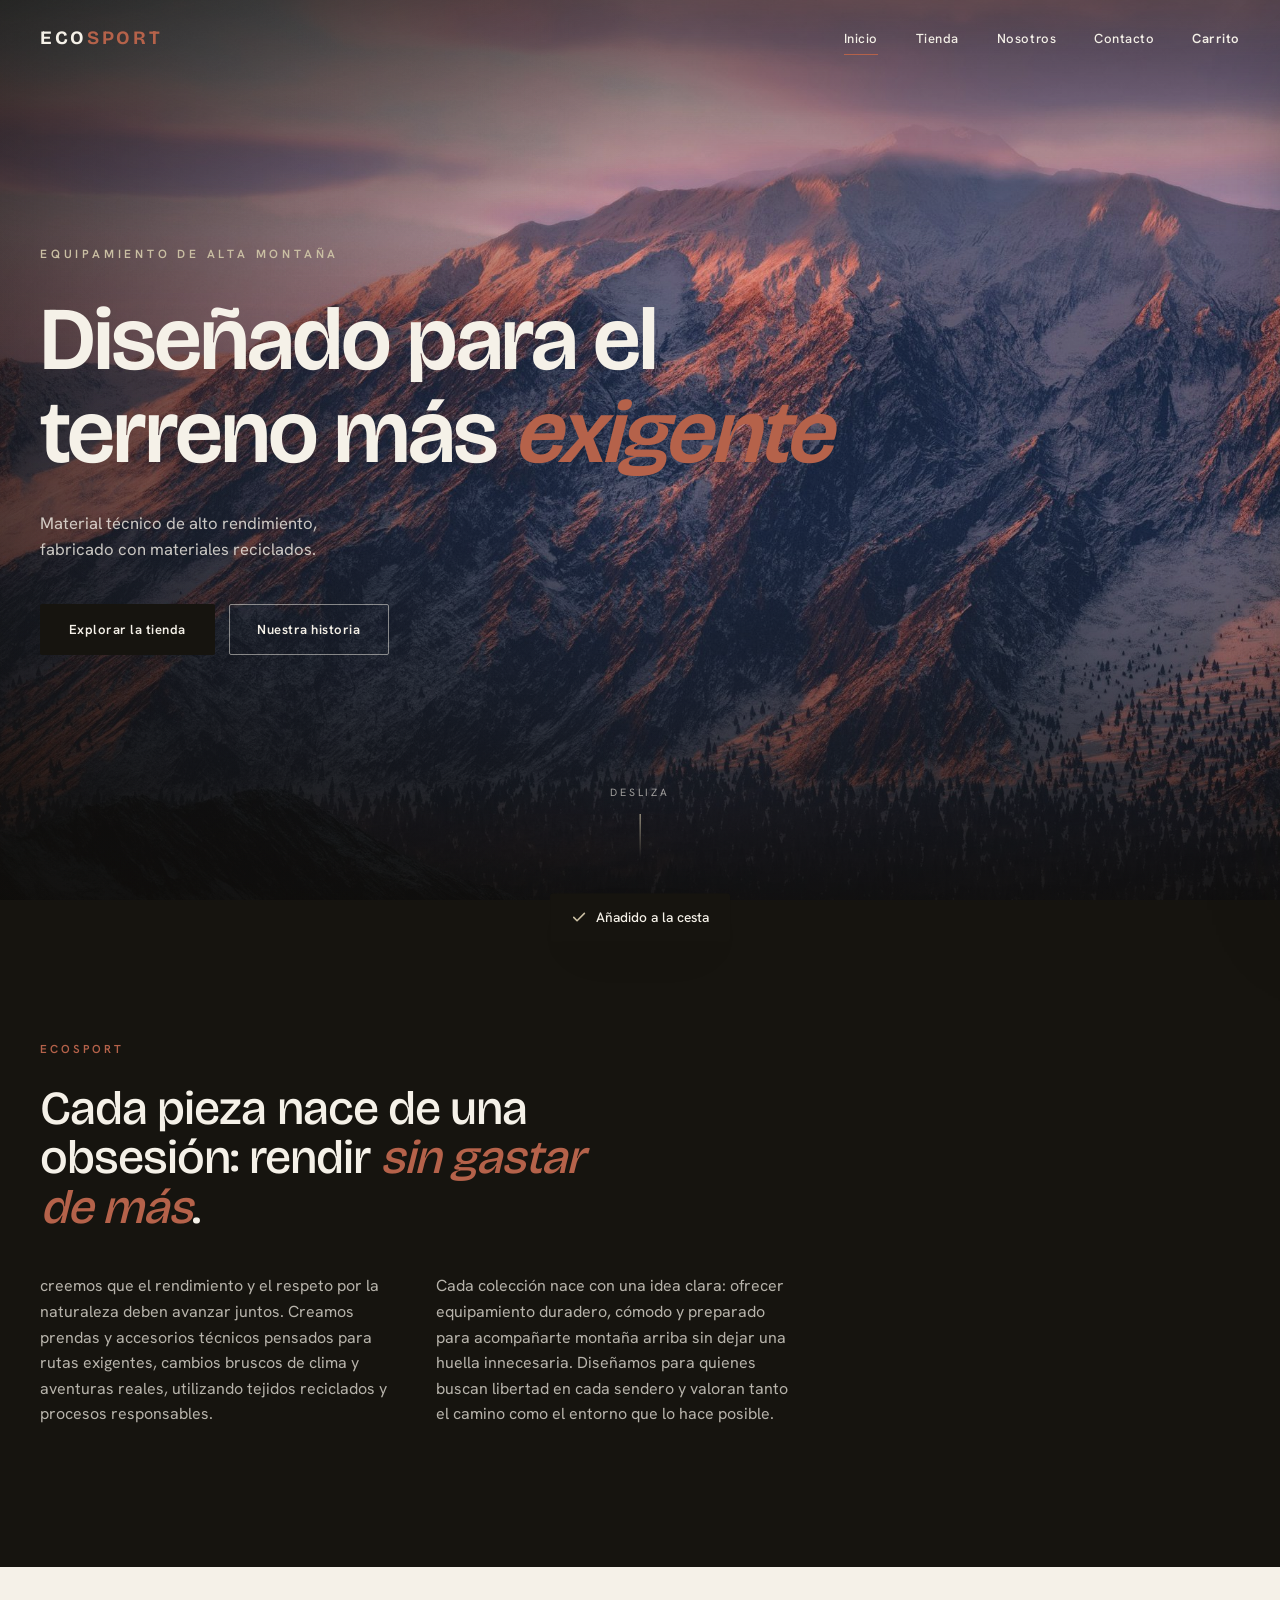
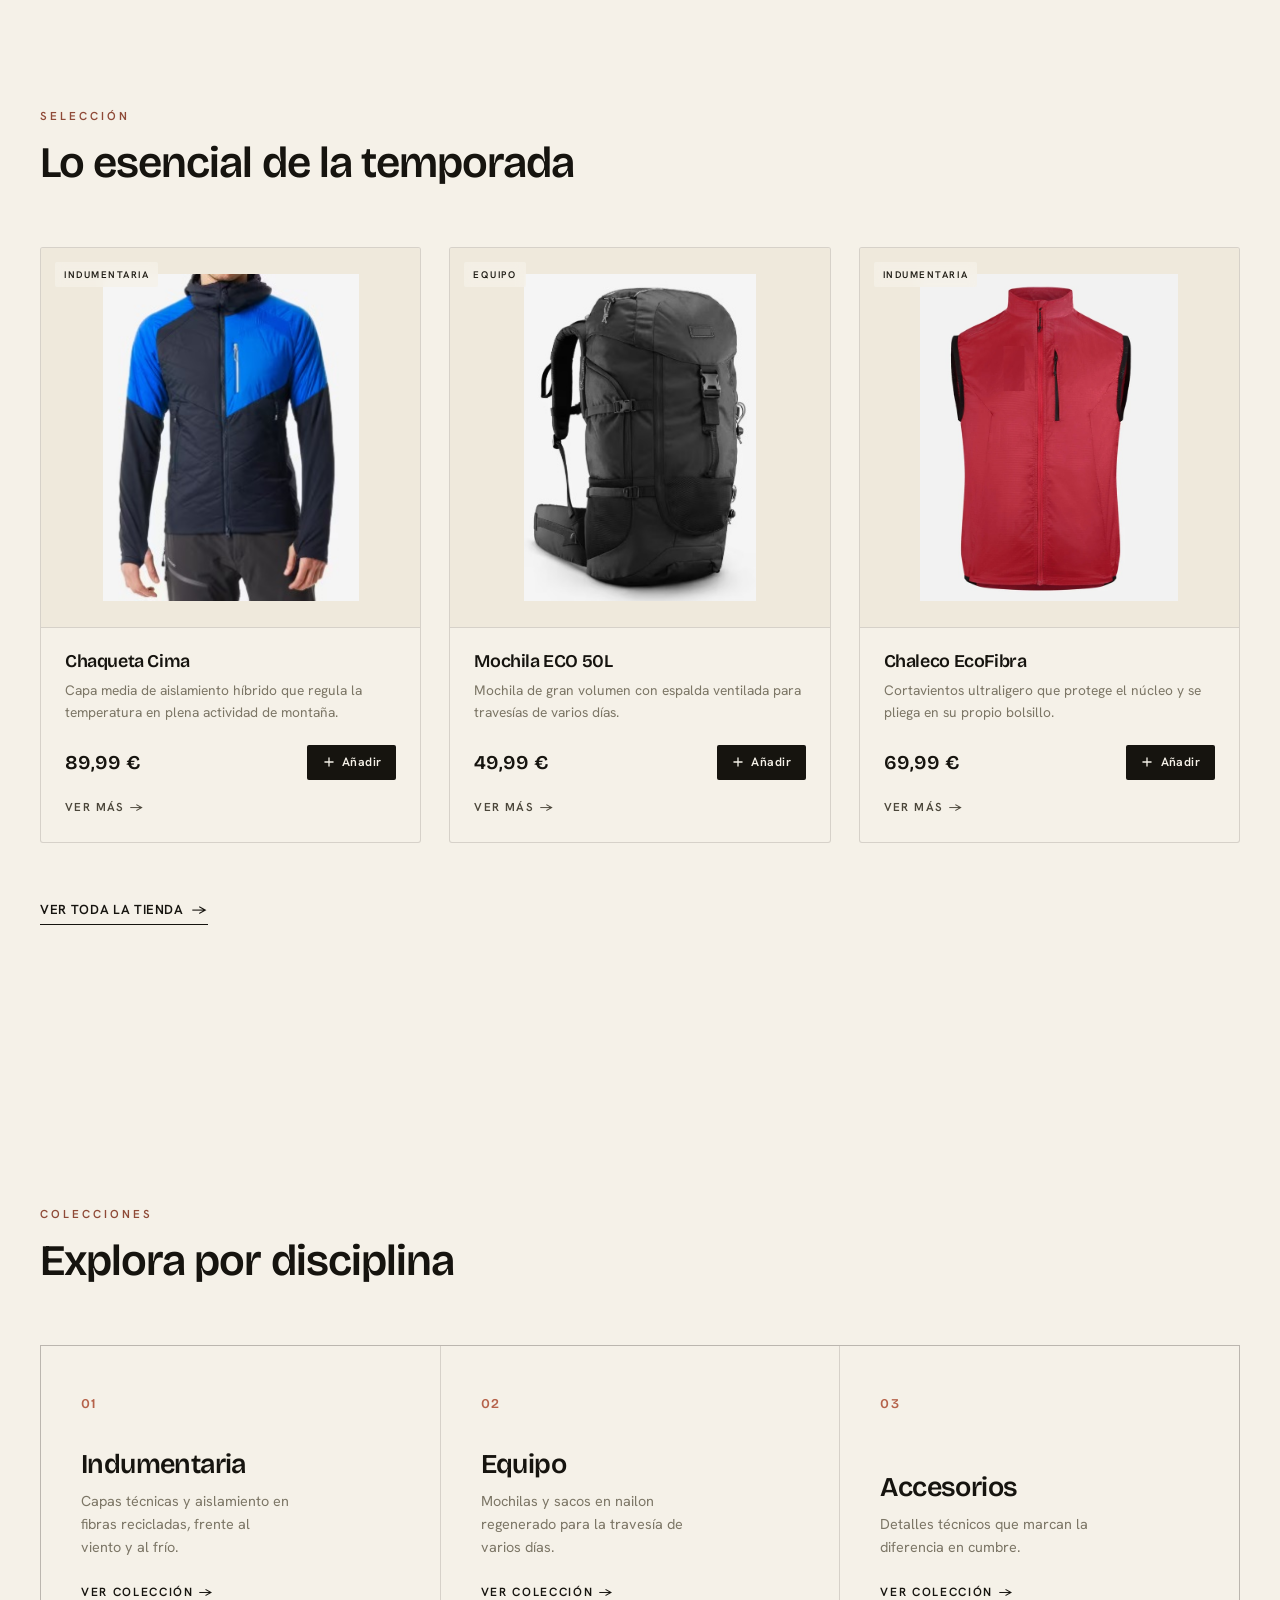
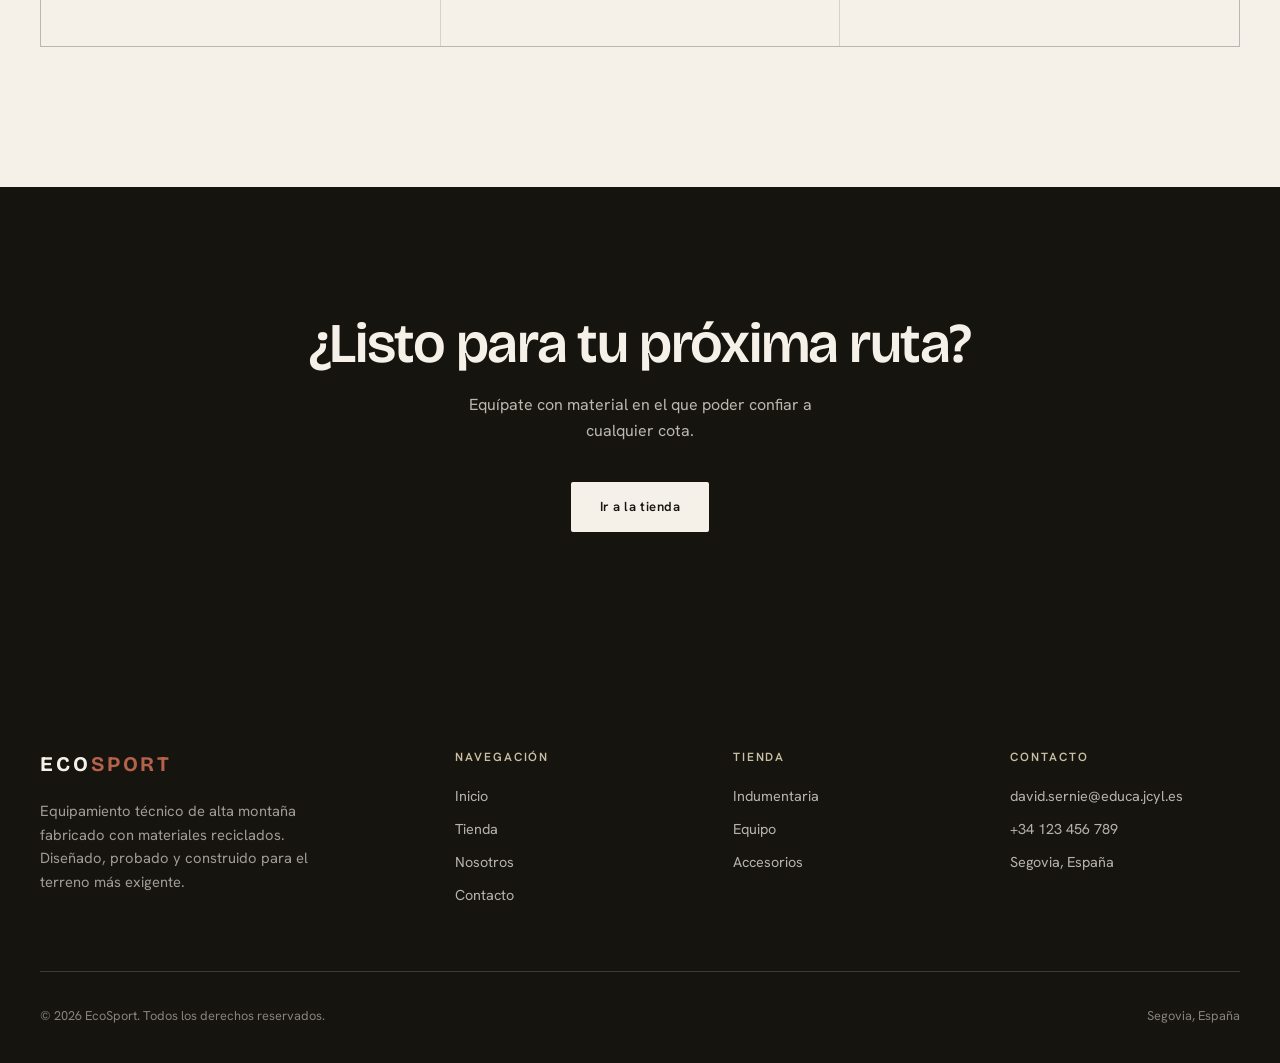
<file: index.html>
<!DOCTYPE html>
<html lang="es">
<head>
<meta charset="UTF-8">
<meta name="viewport" content="width=device-width, initial-scale=1.0">
<meta name="description" content="EcoSport — equipamiento técnico de alta montaña fabricado con materiales reciclados, diseñado para el terreno más exigente.">
<title>EcoSport — Equipamiento de alta montaña</title>
<link rel="preconnect" href="https://fonts.googleapis.com">
<link rel="preconnect" href="https://fonts.gstatic.com" crossorigin>
<link href="https://fonts.googleapis.com/css2?family=Bricolage+Grotesque:opsz,wght@12..96,400;12..96,500;12..96,600;12..96,700;12..96,800&family=Hanken+Grotesk:wght@400;500;600&display=swap" rel="stylesheet">
<link rel="stylesheet" href="styles.css">
</head>
<body data-page="inicio">

<div id="nav-root"></div>

<main>

  <section class="hero" id="hero">
    <div class="hero__media" id="hero-media">
      <img class="hero__img" id="hero-img" src="pano.jpg" alt="Cordillera nevada al atardecer">
    </div>
    <div class="hero__veil"></div>

    <div class="hero__content wrap">
      <p class="hero__eyebrow">Equipamiento de alta montaña</p>
      <h1 class="hero__title">
        <span>Diseñado para el</span>
        <span>terreno más <em>exigente</em></span>
      </h1>
      <p class="hero__text">Material técnico de alto rendimiento, fabricado con materiales reciclados.</p>
      <div class="hero__actions">
        <a href="tienda.html" class="btn btn--solid">Explorar la tienda</a>
        <a href="nosotros.html" class="btn btn--ghost btn--ghost-light">Nuestra historia</a>
      </div>
    </div>

    <div class="hero__cue" id="hero-cue">
      <span>Desliza</span>
    </div>
  </section>

  <section class="statement section">
    <div class="wrap">
      <p class="eyebrow">EcoSport</p>
      <h2 class="statement__head">
        Cada pieza nace de una obsesión: rendir <em>sin gastar de más</em>.
      </h2>
      <div class="statement__body">
        <p>creemos que el rendimiento y el respeto por la naturaleza deben avanzar juntos. Creamos prendas y accesorios técnicos pensados para rutas exigentes, cambios bruscos de clima y aventuras reales, utilizando tejidos reciclados y procesos responsables.</p>
        <p>Cada colección nace con una idea clara: ofrecer equipamiento duradero, cómodo y preparado para acompañarte montaña arriba sin dejar una huella innecesaria. Diseñamos para quienes buscan libertad en cada sendero y valoran tanto el camino como el entorno que lo hace posible.</p>
      </div>
    </div>
  </section>

  <section class="featured section" id="seleccion">
    <div class="wrap">
      <header class="section__head">
        <p class="eyebrow">Selección</p>
        <h2 class="section__title">Lo esencial de la temporada</h2>
      </header>
      <div class="products" id="featured-grid" data-featured="3"></div>
      <div class="section__foot">
        <a href="tienda.html" class="link-arrow">Ver toda la tienda</a>
      </div>
    </div>
  </section>

  <section class="collections section">
    <div class="wrap">
      <header class="section__head">
        <p class="eyebrow">Colecciones</p>
        <h2 class="section__title">Explora por disciplina</h2>
      </header>
      <div class="collections__grid">
        <a href="tienda.html#indumentaria" class="coll">
          <span class="coll__index">01</span>
          <h3 class="coll__name">Indumentaria</h3>
          <p class="coll__text">Capas técnicas y aislamiento en fibras recicladas, frente al viento y al frío.</p>
          <span class="coll__go">Ver colección</span>
        </a>
        <a href="tienda.html#equipo" class="coll">
          <span class="coll__index">02</span>
          <h3 class="coll__name">Equipo</h3>
          <p class="coll__text">Mochilas y sacos en nailon regenerado para la travesía de varios días.</p>
          <span class="coll__go">Ver colección</span>
        </a>
        <a href="tienda.html#accesorios" class="coll">
          <span class="coll__index">03</span>
          <h3 class="coll__name">Accesorios</h3>
          <p class="coll__text">Detalles técnicos que marcan la diferencia en cumbre.</p>
          <span class="coll__go">Ver colección</span>
        </a>
      </div>
    </div>
  </section>

  <section class="band">
    <div class="wrap band__inner">
      <h2 class="band__title">¿Listo para tu próxima ruta?</h2>
      <p class="band__text">Equípate con material en el que poder confiar a cualquier cota.</p>
      <a href="tienda.html" class="btn btn--solid btn--invert">Ir a la tienda</a>
    </div>
  </section>

</main>

<div id="footer-root"></div>
<script src="app.js" defer></script>
</body>
</html>
</file>
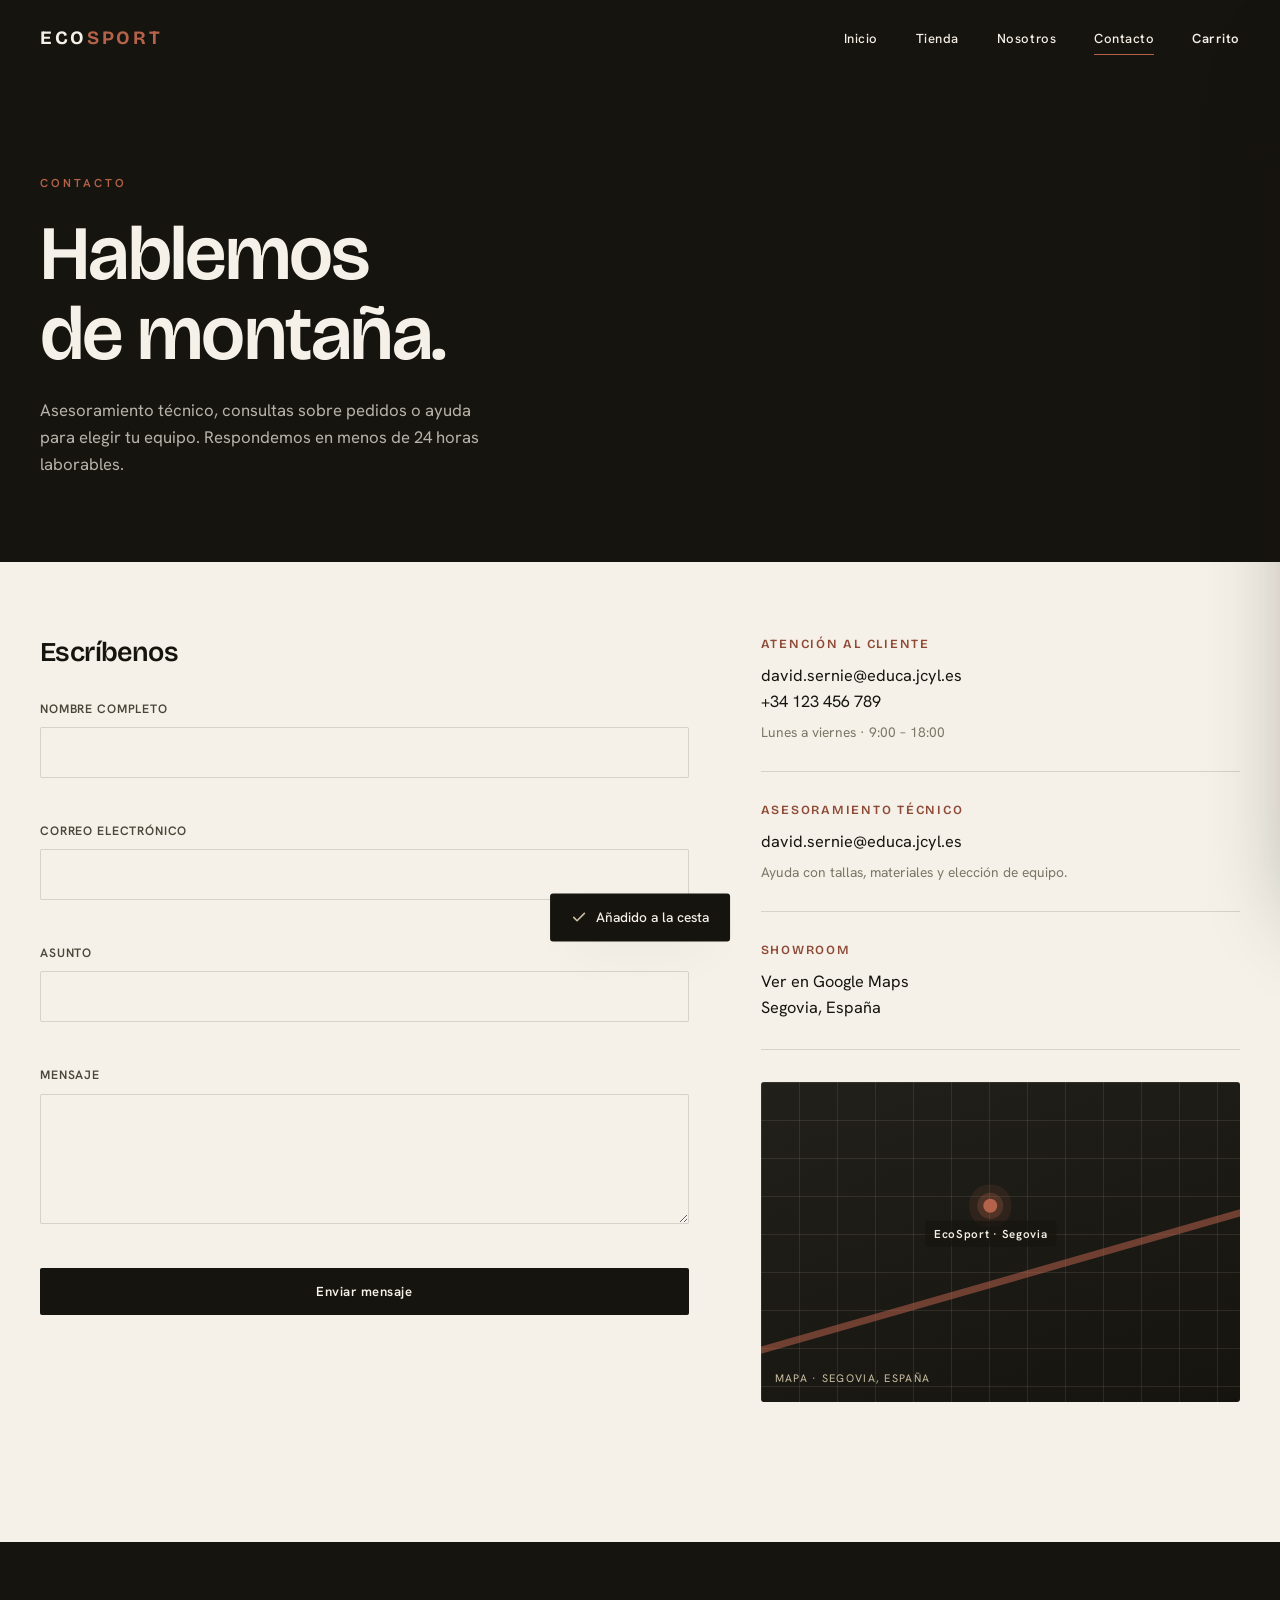
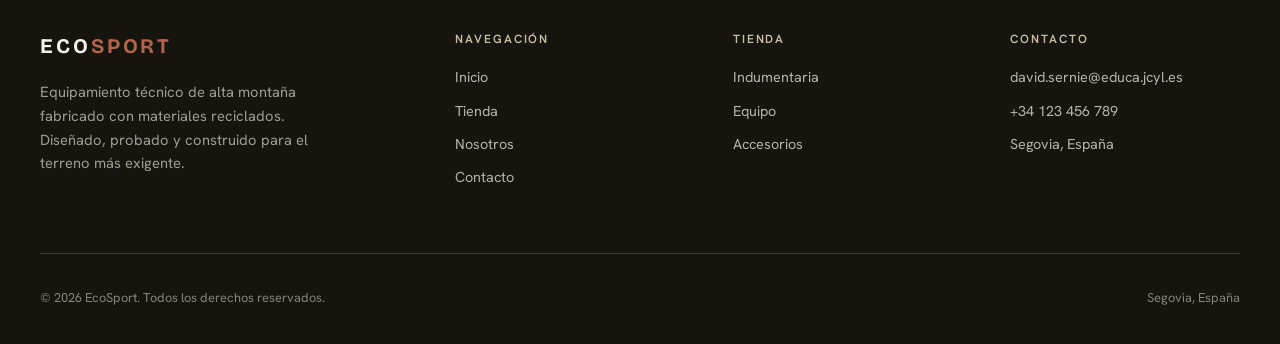
<file: contacto.html>
<!DOCTYPE html>
<html lang="es">
<head>
<meta charset="UTF-8">
<meta name="viewport" content="width=device-width, initial-scale=1.0">
<meta name="description" content="Contacto EcoSport — atención al cliente, asesoramiento técnico y ubicación.">
<title>Contacto — EcoSport</title>
<link rel="preconnect" href="https://fonts.googleapis.com">
<link rel="preconnect" href="https://fonts.gstatic.com" crossorigin>
<link href="https://fonts.googleapis.com/css2?family=Bricolage+Grotesque:opsz,wght@12..96,400;12..96,500;12..96,600;12..96,700;12..96,800&family=Hanken+Grotesk:wght@400;500;600&display=swap" rel="stylesheet">
<link rel="stylesheet" href="styles.css">
</head>
<body data-page="contacto">

<div id="nav-root"></div>

<main>

  <section class="page-head">
    <div class="wrap">
      <p class="eyebrow">Contacto</p>
      <h1 class="page-head__title">Hablemos<br>de montaña.</h1>
      <p class="page-head__text">Asesoramiento técnico, consultas sobre pedidos o ayuda para elegir tu equipo. Respondemos en menos de 24 horas laborables.</p>
    </div>
  </section>

  <section class="contact section">
    <div class="wrap contact__grid">

      <div class="contact__form-col">
        <h2 class="contact__heading">Escríbenos</h2>
        <form class="form" id="contact-form" novalidate>
          <div class="field">
            <label for="cf-nombre">Nombre completo</label>
            <input type="text" id="cf-nombre" name="nombre" autocomplete="name" required>
            <span class="field__error" data-error-for="cf-nombre"></span>
          </div>
          <div class="field">
            <label for="cf-email">Correo electrónico</label>
            <input type="email" id="cf-email" name="email" autocomplete="email" required>
            <span class="field__error" data-error-for="cf-email"></span>
          </div>
          <div class="field">
            <label for="cf-asunto">Asunto</label>
            <input type="text" id="cf-asunto" name="asunto" required>
            <span class="field__error" data-error-for="cf-asunto"></span>
          </div>
          <div class="field">
            <label for="cf-mensaje">Mensaje</label>
            <textarea id="cf-mensaje" name="mensaje" rows="5" required></textarea>
            <span class="field__error" data-error-for="cf-mensaje"></span>
          </div>
          <button type="submit" class="btn btn--solid btn--full" id="contact-submit">Enviar mensaje</button>
          <p class="form__status" id="contact-status" role="status" aria-live="polite"></p>
        </form>
      </div>

      <aside class="contact__info-col">
        <div class="info-block">
          <h3 class="info-block__title">Atención al cliente</h3>
          <a href="mailto:david.sernie@educa.jcyl.es" class="info-block__line">david.sernie@educa.jcyl.es</a>
          <a href="tel:+34123456789" class="info-block__line">+34 123 456 789</a>
          <p class="info-block__note">Lunes a viernes · 9:00 – 18:00</p>
        </div>
        <div class="info-block">
          <h3 class="info-block__title">Asesoramiento técnico</h3>
          <a href="mailto:david.sernie@educa.jcyl.es" class="info-block__line">david.sernie@educa.jcyl.es</a>
          <p class="info-block__note">Ayuda con tallas, materiales y elección de equipo.</p>
        </div>
        <div class="info-block">
          <h3 class="info-block__title">Showroom</h3>
          <a href="https://www.google.com/maps/place//data=!4m2!3m1!1s0xd40d39d28deafbf:0xb083e9953eeb0d36?sa=X&ved=1t:8290&ictx=111" class="info-block__line" target="_blank" rel="noopener">Ver en Google Maps</a>
          <p class="info-block__line">Segovia, España</p>
        </div>

        <div class="map" aria-label="Mapa de ubicación del showroom EcoSport">
          <div class="map__grid"></div>
          <div class="map__pin">
            <span class="map__dot"></span>
            <span class="map__label">EcoSport · Segovia</span>
          </div>
          <span class="map__tag">Mapa · Segovia, España</span>
        </div>
      </aside>

    </div>
  </section>

</main>

<div id="footer-root"></div>
<script src="app.js" defer></script>
</body>
</html>
</file>
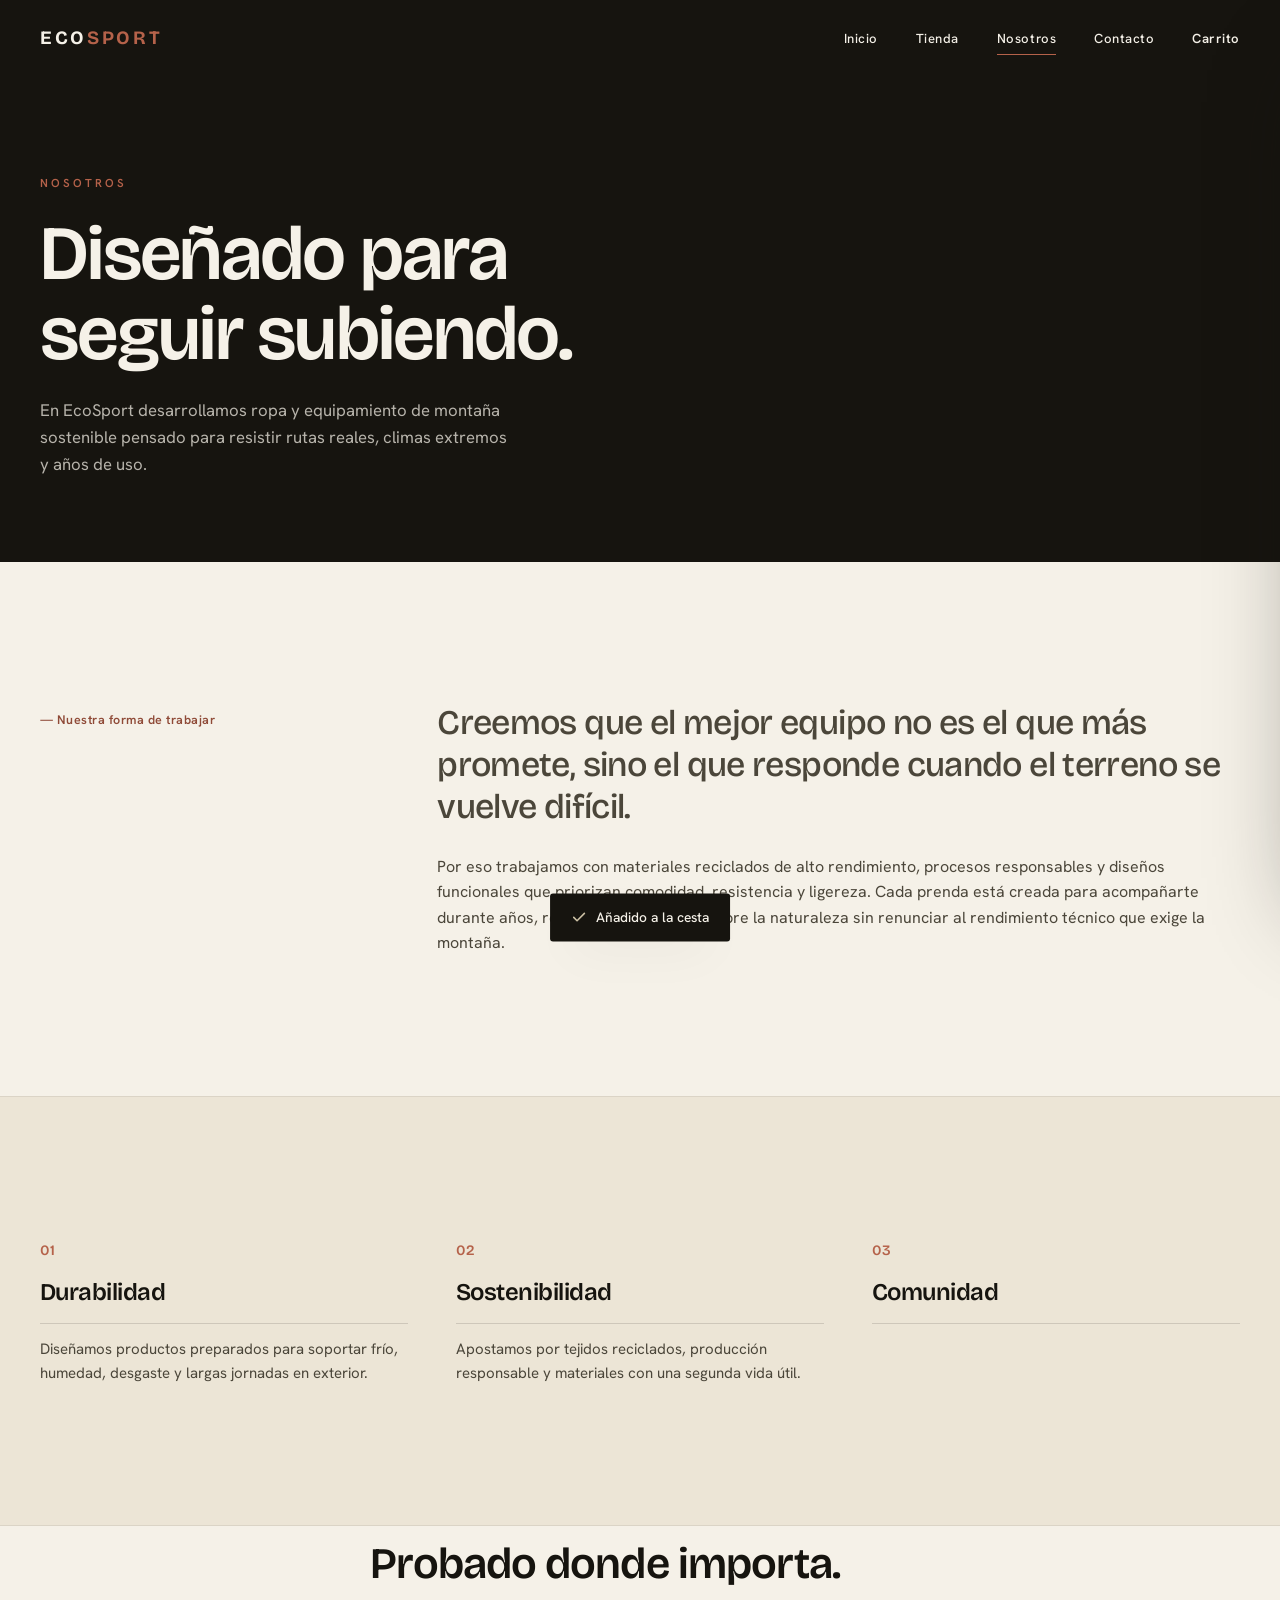
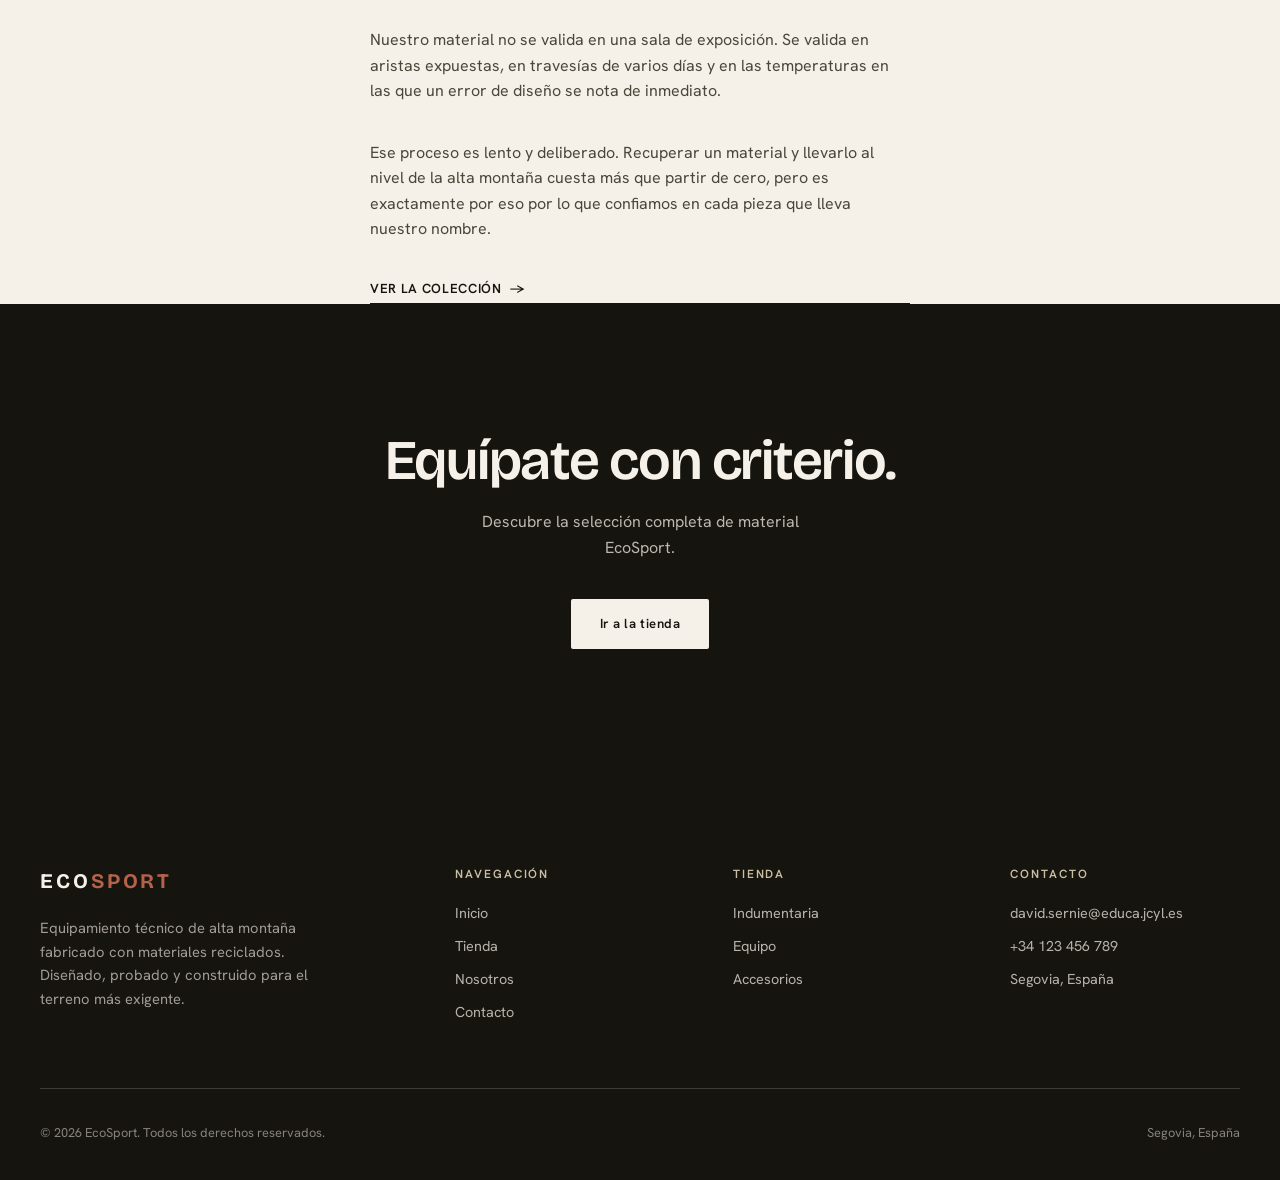
<file: nosotros.html>
<!DOCTYPE html>
<html lang="es">
<head>
<meta charset="UTF-8">
<meta name="viewport" content="width=device-width, initial-scale=1.0">
<meta name="description" content="Sobre EcoSport — ingeniería, rendimiento e innovación en equipamiento de montaña.">
<title>Nosotros — EcoSport</title>
<link rel="preconnect" href="https://fonts.googleapis.com">
<link rel="preconnect" href="https://fonts.gstatic.com" crossorigin>
<link href="https://fonts.googleapis.com/css2?family=Bricolage+Grotesque:opsz,wght@12..96,400;12..96,500;12..96,600;12..96,700;12..96,800&family=Hanken+Grotesk:wght@400;500;600&display=swap" rel="stylesheet">
<link rel="stylesheet" href="styles.css">
</head>
<body data-page="nosotros">

<div id="nav-root"></div>

<main>

  <section class="page-head">
    <div class="wrap">
      <p class="eyebrow">Nosotros</p>
      <h1 class="page-head__title">Diseñado para<br>seguir subiendo.</h1>
      <p class="page-head__text">En EcoSport desarrollamos ropa y equipamiento de montaña sostenible pensado para resistir rutas reales, climas extremos y años de uso.</p>
    </div>
  </section>

  <section class="lead section">
    <div class="wrap lead__grid">
      <p class="lead__index">— Nuestra forma de trabajar</p>
      <div class="lead__body">
        <p class="lead__big">Creemos que el mejor equipo no es el que más promete, sino el que responde cuando el terreno se vuelve difícil.</p>
        <p>Por eso trabajamos con materiales reciclados de alto rendimiento, procesos responsables y diseños funcionales que priorizan comodidad, resistencia y ligereza. Cada prenda está creada para acompañarte durante años, reduciendo el impacto sobre la naturaleza sin renunciar al rendimiento técnico que exige la montaña.</p>
      </div>
    </div>
  </section>

  <section class="pillars section">
    <div class="wrap">
      <div class="pillars__grid">
        <article class="pillar">
          <span class="pillar__num">01</span>
          <h3 class="pillar__title">Durabilidad</h3>
          <p class="pillar__text">Diseñamos productos preparados para soportar frío, humedad, desgaste y largas jornadas en exterior.</p>
        </article>
        <article class="pillar">
          <span class="pillar__num">02</span>
          <h3 class="pillar__title">Sostenibilidad</h3>
          <p class="pillar__text">Apostamos por tejidos reciclados, producción responsable y materiales con una segunda vida útil.</p>
        </article>
        <article class="pillar">
          <span class="pillar__num">03</span>
          <h3 class="pillar__title">Comunidad</h3>
          <p class="pillar__text"></p>
        </article>
      </div>
    </div>
  </section>
      </div>
      <div class="craft__body">
        <h2 class="craft__title">Probado donde importa.</h2>
        <p>Nuestro material no se valida en una sala de exposición. Se valida en aristas expuestas, en travesías de varios días y en las temperaturas en las que un error de diseño se nota de inmediato.</p>
        <p>Ese proceso es lento y deliberado. Recuperar un material y llevarlo al nivel de la alta montaña cuesta más que partir de cero, pero es exactamente por eso por lo que confiamos en cada pieza que lleva nuestro nombre.</p>
        <a href="tienda.html" class="link-arrow">Ver la colección</a>
      </div>
    </div>
  </section>

  <section class="band">
    <div class="wrap band__inner">
      <h2 class="band__title">Equípate con criterio.</h2>
      <p class="band__text">Descubre la selección completa de material EcoSport.</p>
      <a href="tienda.html" class="btn btn--solid btn--invert">Ir a la tienda</a>
    </div>
  </section>

</main>

<div id="footer-root"></div>
<script src="app.js" defer></script>
</body>
</html>
</file>
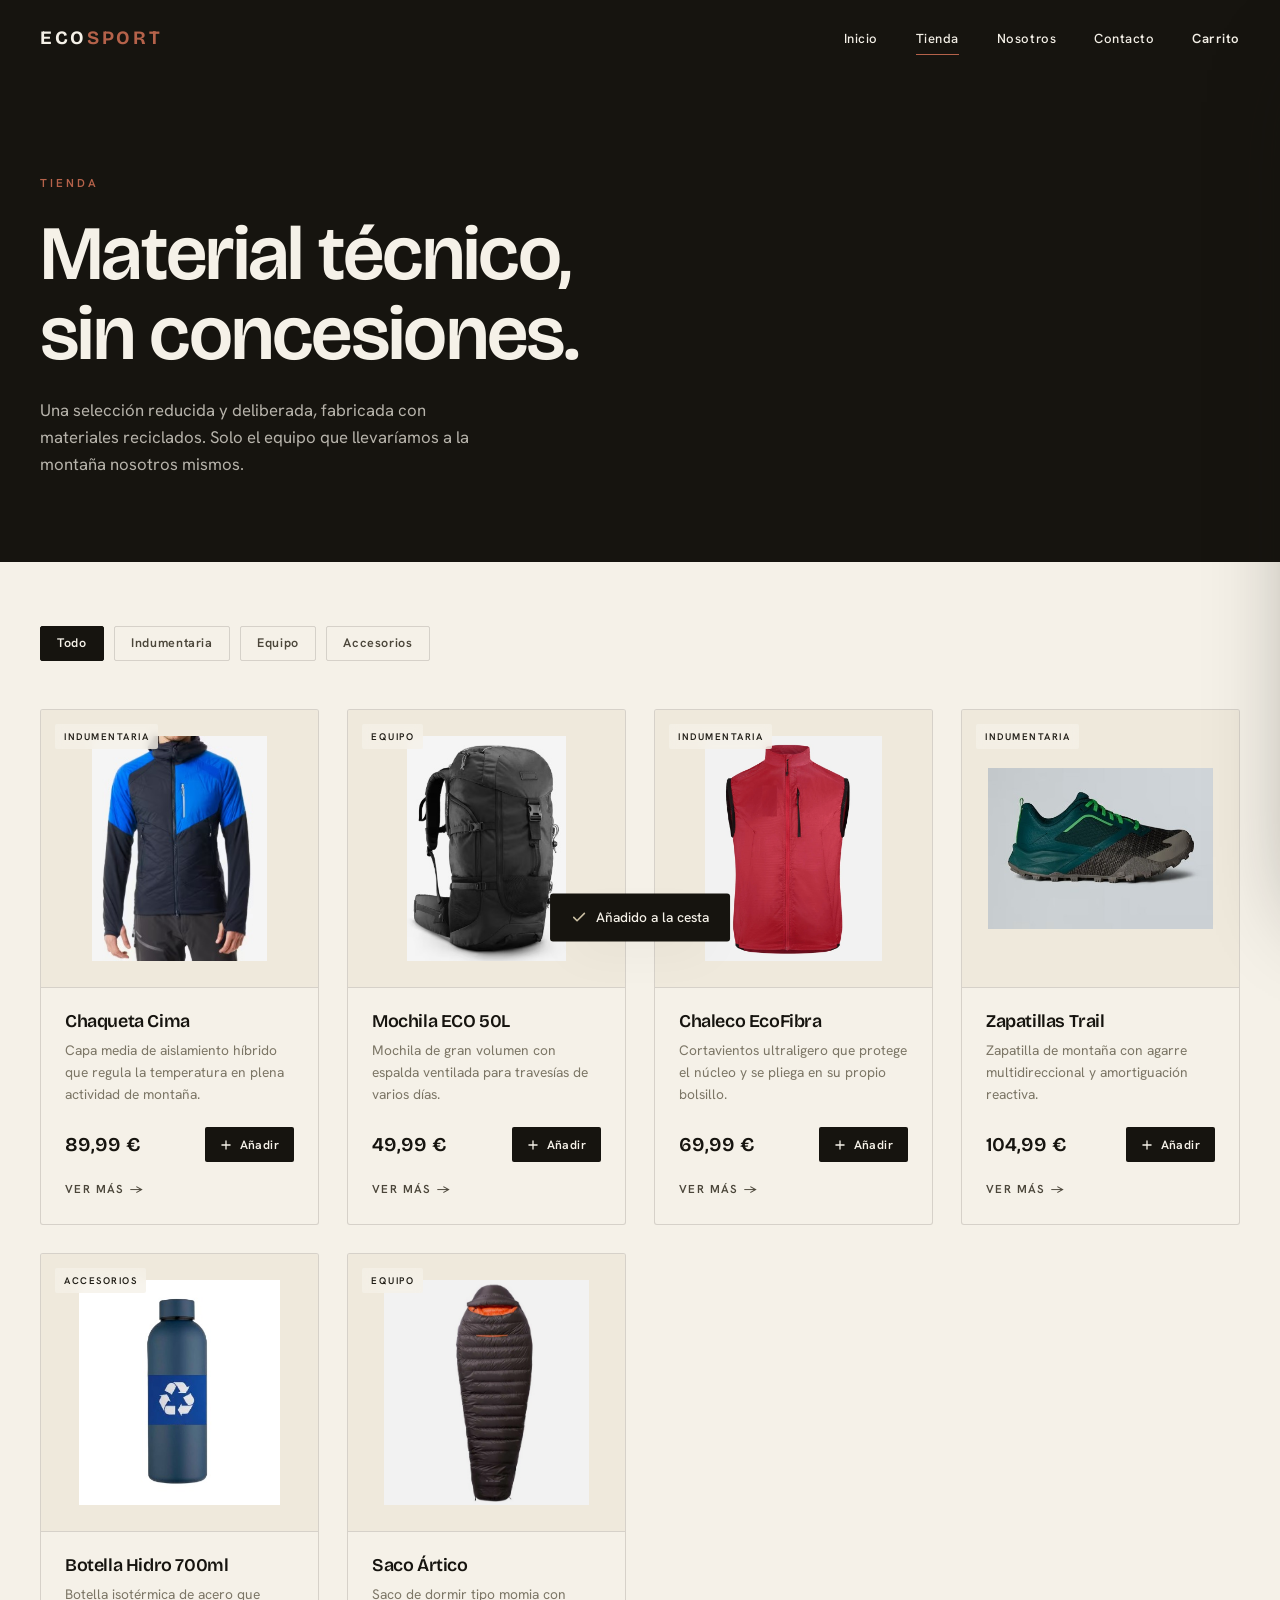
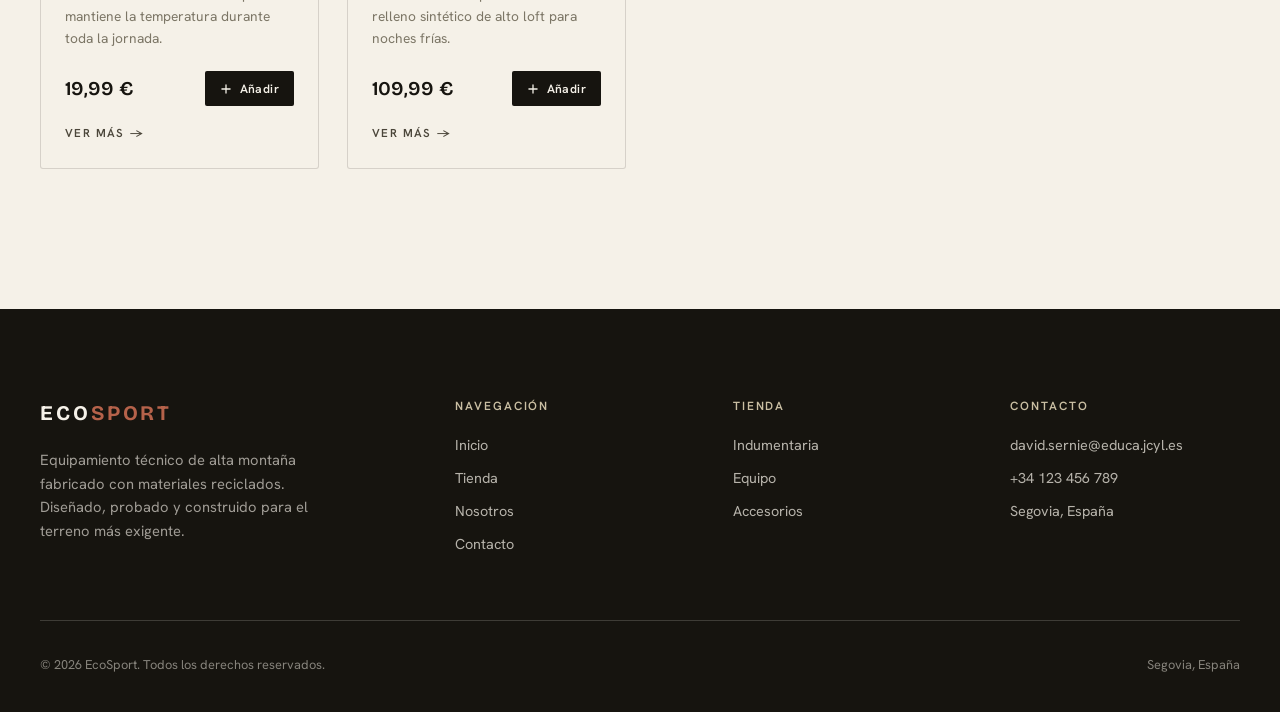
<file: tienda.html>
<!DOCTYPE html>
<html lang="es">
<head>
<meta charset="UTF-8">
<meta name="viewport" content="width=device-width, initial-scale=1.0">
<meta name="description" content="Tienda EcoSport — indumentaria, equipo y accesorios de montaña fabricados con materiales reciclados.">
<title>Tienda — EcoSport</title>
<link rel="preconnect" href="https://fonts.googleapis.com">
<link rel="preconnect" href="https://fonts.gstatic.com" crossorigin>
<link href="https://fonts.googleapis.com/css2?family=Bricolage+Grotesque:opsz,wght@12..96,400;12..96,500;12..96,600;12..96,700;12..96,800&family=Hanken+Grotesk:wght@400;500;600&display=swap" rel="stylesheet">
<link rel="stylesheet" href="styles.css">
</head>
<body data-page="tienda">

<div id="nav-root"></div>

<main>

  <section class="page-head">
    <div class="wrap">
      <p class="eyebrow">Tienda</p>
      <h1 class="page-head__title">Material técnico,<br>sin concesiones.</h1>
      <p class="page-head__text">Una selección reducida y deliberada, fabricada con materiales reciclados. Solo el equipo que llevaríamos a la montaña nosotros mismos.</p>
    </div>
  </section>

  <section class="shop section">
    <div class="wrap">
      <div class="shop__filters" id="shop-filters">
        <button class="filter is-active" data-filter="todo">Todo</button>
        <button class="filter" data-filter="indumentaria">Indumentaria</button>
        <button class="filter" data-filter="equipo">Equipo</button>
        <button class="filter" data-filter="accesorios">Accesorios</button>
      </div>
      <div class="products products--shop" id="shop-grid"></div>
    </div>
  </section>

</main>

<div id="footer-root"></div>
<script src="app.js" defer></script>
</body>
</html>
</file>
<file: styles.css>
:root{
  --ink:#16140f;
  --ink-soft:#211e17;
  --ink-mute:#4b463a;
  --paper:#f5f1e8;
  --paper-2:#ece5d6;
  --paper-3:#e0d8c5;
  --clay:#b5624a;
  --clay-deep:#8f4a37;
  --sand:#cabfa3;
  --stone:#7c7666;
  --line:rgba(22,20,15,.14);
  --line-soft:rgba(22,20,15,.08);
  --line-light:rgba(245,241,232,.18);
  --shadow-s:0 2px 10px rgba(22,20,15,.06);
  --shadow-m:0 18px 50px -22px rgba(22,20,15,.32);
  --shadow-l:0 40px 90px -30px rgba(22,20,15,.45);
  --font-display:'Bricolage Grotesque',-apple-system,sans-serif;
  --font-body:'Hanken Grotesk',-apple-system,sans-serif;
  --ease:cubic-bezier(.22,.61,.36,1);
  --ease-out:cubic-bezier(.16,1,.3,1);
  --nav-h:78px;
  --wrap:1280px;
}

*{margin:0;padding:0;box-sizing:border-box}

html{
  -webkit-text-size-adjust:100%;
  scroll-behavior:smooth;
}

body{
  font-family:var(--font-body);
  background:var(--paper);
  color:var(--ink);
  font-size:16px;
  line-height:1.6;
  -webkit-font-smoothing:antialiased;
  -moz-osx-font-smoothing:grayscale;
  overflow-x:hidden;
}

body.is-locked{overflow:hidden}

img{display:block;max-width:100%}
a{color:inherit;text-decoration:none}
button{font-family:inherit;cursor:pointer;border:none;background:none;color:inherit}
ul{list-style:none}

::selection{background:var(--clay);color:var(--paper)}

.wrap{
  width:100%;
  max-width:var(--wrap);
  margin:0 auto;
  padding:0 40px;
}

.section{padding:140px 0}

.eyebrow{
  font-family:var(--font-body);
  font-size:.72rem;
  font-weight:600;
  letter-spacing:.26em;
  text-transform:uppercase;
  color:var(--clay-deep);
}

h1,h2,h3{
  font-family:var(--font-display);
  font-weight:600;
  line-height:1.04;
  letter-spacing:-.022em;
}

em{font-style:italic}

.btn{
  display:inline-flex;
  align-items:center;
  justify-content:center;
  gap:.6em;
  font-family:var(--font-body);
  font-size:.82rem;
  font-weight:600;
  letter-spacing:.04em;
  padding:1.05em 2.1em;
  border-radius:2px;
  border:1px solid transparent;
  transition:background .4s var(--ease),color .4s var(--ease),border-color .4s var(--ease),transform .4s var(--ease);
  white-space:nowrap;
}
.btn:active{transform:scale(.98)}

.btn--solid{background:var(--ink);color:var(--paper)}
.btn--solid:hover{background:var(--clay)}
.btn--invert{background:var(--paper);color:var(--ink)}
.btn--invert:hover{background:var(--clay);color:var(--paper)}

.btn--ghost{
  background:transparent;
  border-color:var(--ink);
  color:var(--ink);
}
.btn--ghost:hover{background:var(--ink);color:var(--paper)}
.btn--ghost-light{
  border-color:rgba(245,241,232,.5);
  color:var(--paper);
}
.btn--ghost-light:hover{background:var(--paper);color:var(--ink);border-color:var(--paper)}

.btn--full{width:100%}

.link-arrow{
  display:inline-flex;
  align-items:center;
  gap:.65em;
  font-size:.82rem;
  font-weight:600;
  letter-spacing:.05em;
  text-transform:uppercase;
  padding-bottom:4px;
  border-bottom:1px solid var(--ink);
  transition:gap .35s var(--ease),color .35s var(--ease),border-color .35s var(--ease);
}
.link-arrow::after{content:"\2192";transition:transform .35s var(--ease)}
.link-arrow:hover{color:var(--clay);border-color:var(--clay)}
.link-arrow:hover::after{transform:translateX(5px)}

.nav{
  position:fixed;
  top:0;left:0;right:0;
  z-index:120;
  height:var(--nav-h);
  display:flex;
  align-items:center;
  transition:background .45s var(--ease),box-shadow .45s var(--ease),border-color .45s var(--ease);
  border-bottom:1px solid transparent;
}
.nav__inner{
  width:100%;
  max-width:var(--wrap);
  margin:0 auto;
  padding:0 40px;
  display:flex;
  align-items:center;
  justify-content:space-between;
}
.nav__brand{
  font-family:var(--font-display);
  font-weight:700;
  font-size:1.18rem;
  letter-spacing:.14em;
  transition:color .45s var(--ease);
}
.nav__brand span{color:var(--clay)}
.nav__menu{
  display:flex;
  align-items:center;
  gap:38px;
}
.nav__link{
  font-size:.82rem;
  font-weight:500;
  letter-spacing:.04em;
  position:relative;
  padding:6px 0;
  transition:color .35s var(--ease);
}
.nav__link::after{
  content:"";
  position:absolute;
  left:0;bottom:0;
  width:0;height:1px;
  background:var(--clay);
  transition:width .35s var(--ease);
}
.nav__link:hover::after,
.nav__link.is-active::after{width:100%}

.nav__cart{
  display:inline-flex;
  align-items:center;
  gap:.55em;
  font-size:.82rem;
  font-weight:600;
  letter-spacing:.04em;
  padding:6px 0;
  transition:color .35s var(--ease);
}
.nav__cart:hover{color:var(--clay)}
.nav__count{
  display:inline-flex;
  align-items:center;
  justify-content:center;
  min-width:20px;height:20px;
  padding:0 5px;
  font-size:.66rem;
  font-weight:600;
  border-radius:11px;
  background:var(--clay);
  color:var(--paper);
  transition:transform .35s var(--ease-out);
}
.nav__count.pop{transform:scale(1.35)}

.nav--light .nav__brand,
.nav--light .nav__link,
.nav--light .nav__cart,
.nav--light .nav__burger span{color:var(--paper)}
.nav--light .nav__brand span{color:var(--clay)}

.nav--solid{
  background:var(--paper);
  border-bottom-color:var(--line);
  box-shadow:var(--shadow-s);
}
.nav--solid .nav__brand,
.nav--solid .nav__link,
.nav--solid .nav__cart,
.nav--solid .nav__burger span{color:var(--ink)}
.nav--solid .nav__brand span{color:var(--clay)}

.nav__burger{
  display:none;
  flex-direction:column;
  gap:5px;
  padding:8px 0;
}
.nav__burger span{
  width:24px;height:1.6px;
  background:var(--ink);
  transition:transform .4s var(--ease),opacity .3s var(--ease),background .45s var(--ease);
}
.nav.is-open .nav__burger span:nth-child(1){transform:translateY(6.6px) rotate(45deg)}
.nav.is-open .nav__burger span:nth-child(2){opacity:0}
.nav.is-open .nav__burger span:nth-child(3){transform:translateY(-6.6px) rotate(-45deg)}

.hero{
  position:relative;
  height:100vh;
  min-height:640px;
  overflow:hidden;
  background:var(--ink);
}
.hero__media{
  position:absolute;
  inset:0;
  will-change:transform;
}
.hero__img{
  position:absolute;
  top:50%;left:0;
  height:118%;
  width:auto;
  max-width:none;
  transform:translateY(-50%);
  will-change:transform;
}
.hero__veil{
  position:absolute;inset:0;
  background:
    linear-gradient(180deg,rgba(15,13,10,.62) 0%,rgba(15,13,10,.12) 26%,rgba(15,13,10,.18) 58%,rgba(15,13,10,.88) 100%),
    linear-gradient(90deg,rgba(15,13,10,.66) 0%,rgba(15,13,10,0) 52%);
  pointer-events:none;
}
.hero__content{
  position:relative;
  z-index:5;
  height:100%;
  display:flex;
  flex-direction:column;
  justify-content:center;
  color:var(--paper);
}
.hero__eyebrow{
  font-size:.74rem;
  font-weight:600;
  letter-spacing:.32em;
  text-transform:uppercase;
  color:var(--sand);
  margin-bottom:1.8rem;
}
.hero__title{
  font-size:clamp(2.9rem,7vw,6rem);
  font-weight:600;
  max-width:16ch;
}
.hero__title span{display:block}
.hero__title em{color:var(--clay);font-style:italic}
.hero__text{
  margin-top:1.9rem;
  max-width:38ch;
  font-size:1.04rem;
  color:rgba(245,241,232,.8);
}
.hero__actions{
  margin-top:2.6rem;
  display:flex;
  gap:14px;
  flex-wrap:wrap;
}
.hero__cue{
  position:absolute;
  z-index:5;
  bottom:2.6rem;
  left:50%;
  transform:translateX(-50%);
  display:flex;
  flex-direction:column;
  align-items:center;
  gap:.85rem;
  color:rgba(245,241,232,.62);
  font-size:.66rem;
  letter-spacing:.28em;
  text-transform:uppercase;
  transition:opacity .4s var(--ease);
}
.hero__cue::after{
  content:"";
  width:1px;height:44px;
  background:linear-gradient(var(--sand),transparent);
}
.hero__cue.hide{opacity:0}

.statement{
  background:var(--ink);
  color:var(--paper);
}
.statement .eyebrow{color:var(--clay)}
.statement__head{
  font-size:clamp(1.9rem,3.7vw,3.3rem);
  font-weight:500;
  max-width:20ch;
  margin:1.6rem 0 2.6rem;
  letter-spacing:-.02em;
}
.statement__head em{color:var(--clay);font-style:italic}
.statement__body{
  display:grid;
  grid-template-columns:repeat(2,1fr);
  gap:32px;
  max-width:760px;
}
.statement__body p{color:rgba(245,241,232,.72);font-size:1rem}

.section__head{
  display:flex;
  flex-direction:column;
  gap:1rem;
  margin-bottom:60px;
}
.section__title{
  font-size:clamp(1.8rem,3.4vw,2.9rem);
  font-weight:600;
}
.section__foot{
  margin-top:56px;
  display:flex;
  justify-content:flex-start;
}

.products{
  display:grid;
  grid-template-columns:repeat(3,1fr);
  gap:28px;
}
.products--shop{
  grid-template-columns:repeat(4,1fr);
}

.card{
  display:flex;
  flex-direction:column;
  background:var(--paper);
  border:1px solid var(--line);
  border-radius:3px;
  overflow:hidden;
  transition:transform .3s var(--ease),box-shadow .3s var(--ease);
}
.card:hover{
  transform:translateY(-4px);
  box-shadow:var(--shadow-m);
}
.card__media{
  position:relative;
  aspect-ratio:1/1;
  display:flex;
  align-items:center;
  justify-content:center;
  overflow:hidden;
}
.card__icon{
  width:46%;
  color:var(--ink);
}
.card__tag{
  position:absolute;
  top:14px;left:14px;
  font-size:.6rem;
  font-weight:600;
  letter-spacing:.16em;
  text-transform:uppercase;
  color:var(--ink-soft);
  background:rgba(245,241,232,.78);
  backdrop-filter:blur(4px);
  padding:5px 9px;
  border-radius:2px;
}
.card__body{
  display:flex;
  flex-direction:column;
  flex:1;
  padding:24px 24px 26px;
  border-top:1px solid var(--line);
}
.card__name{
  font-size:1.12rem;
  font-weight:600;
}
.card__desc{
  margin-top:.5rem;
  font-size:.86rem;
  color:var(--stone);
  flex:1;
}
.card__row{
  margin-top:1.4rem;
  display:flex;
  align-items:center;
  justify-content:space-between;
  gap:14px;
}
.card__price{
  font-family:var(--font-display);
  font-size:1.22rem;
  font-weight:600;
}
.card__add{
  display:inline-flex;
  align-items:center;
  gap:.5em;
  font-size:.76rem;
  font-weight:600;
  letter-spacing:.04em;
  padding:.78em 1.2em;
  border-radius:2px;
  background:var(--ink);
  color:var(--paper);
  transition:background .35s var(--ease),transform .25s var(--ease);
}
.card__add:hover{background:var(--clay)}
.card__add:active{transform:scale(.95)}
.card__add svg{width:14px;height:14px}

.collections__grid{
  display:grid;
  grid-template-columns:repeat(3,1fr);
  gap:1px;
  background:var(--line);
  border:1px solid var(--line);
}
.coll{
  background:var(--paper);
  padding:48px 40px 44px;
  display:flex;
  flex-direction:column;
  min-height:300px;
  transition:background .45s var(--ease);
}
.coll:hover{background:var(--paper-2)}
.coll__index{
  font-family:var(--font-display);
  font-size:.84rem;
  font-weight:600;
  color:var(--clay);
  letter-spacing:.1em;
}
.coll__name{
  margin-top:auto;
  font-size:1.7rem;
  font-weight:600;
}
.coll__text{
  margin-top:.7rem;
  font-size:.9rem;
  color:var(--stone);
  max-width:26ch;
}
.coll__go{
  margin-top:1.5rem;
  font-size:.74rem;
  font-weight:600;
  letter-spacing:.14em;
  text-transform:uppercase;
  color:var(--ink);
  display:inline-flex;
  align-items:center;
  gap:.5em;
  transition:gap .35s var(--ease),color .35s var(--ease);
}
.coll__go::after{content:"\2192"}
.coll:hover .coll__go{gap:.95em;color:var(--clay)}

.band{
  background:var(--ink);
  color:var(--paper);
}
.band__inner{
  text-align:center;
  padding:128px 40px;
  display:flex;
  flex-direction:column;
  align-items:center;
}
.band__title{
  font-size:clamp(2rem,4.4vw,3.5rem);
  font-weight:600;
}
.band__text{
  margin:1.2rem 0 2.4rem;
  color:rgba(245,241,232,.74);
  max-width:42ch;
}

.page-head{
  padding:calc(var(--nav-h) + 96px) 0 84px;
  background:var(--ink);
  color:var(--paper);
}
.page-head .eyebrow{color:var(--clay)}
.page-head__title{
  font-size:clamp(2.7rem,6vw,5rem);
  font-weight:600;
  margin:1.4rem 0;
}
.page-head__text{
  max-width:52ch;
  font-size:1.05rem;
  color:rgba(245,241,232,.72);
}

.shop{padding-top:64px}
.shop__filters{
  display:flex;
  flex-wrap:wrap;
  gap:10px;
  margin-bottom:48px;
}
.filter{
  font-size:.78rem;
  font-weight:600;
  letter-spacing:.05em;
  padding:.7em 1.3em;
  border:1px solid var(--line);
  border-radius:2px;
  color:var(--ink-mute);
  transition:background .35s var(--ease),color .35s var(--ease),border-color .35s var(--ease);
}
.filter:hover{border-color:var(--ink)}
.filter.is-active{
  background:var(--ink);
  color:var(--paper);
  border-color:var(--ink);
}

.lead__grid{
  display:grid;
  grid-template-columns:.42fr 1fr;
  gap:60px;
}
.lead__index{
  font-size:.78rem;
  font-weight:600;
  letter-spacing:.04em;
  color:var(--clay-deep);
  padding-top:.6rem;
}
.lead__big{
  font-family:var(--font-display);
  font-size:clamp(1.5rem,2.7vw,2.3rem);
  font-weight:500;
  line-height:1.22;
  letter-spacing:-.018em;
  margin-bottom:1.6rem;
}
.lead__body p{color:var(--ink-mute)}

.pillars{
  background:var(--paper-2);
  border-top:1px solid var(--line-soft);
  border-bottom:1px solid var(--line-soft);
}
.pillars__grid{
  display:grid;
  grid-template-columns:repeat(3,1fr);
  gap:48px;
}
.pillar__num{
  font-family:var(--font-display);
  font-size:.9rem;
  font-weight:600;
  color:var(--clay);
}
.pillar__title{
  margin:1.1rem 0 .8rem;
  font-size:1.5rem;
  font-weight:600;
  padding-bottom:1.1rem;
  border-bottom:1px solid var(--line);
}
.pillar__text{
  font-size:.94rem;
  color:var(--ink-mute);
}

.craft__grid{
  display:grid;
  grid-template-columns:1fr 1fr;
  gap:72px;
  align-items:center;
}
.craft__visual{
  aspect-ratio:4/5;
  border-radius:3px;
  background:
    linear-gradient(155deg,#2c2922 0%,#1a1813 60%),
    var(--ink);
  position:relative;
  overflow:hidden;
}
.craft__panel{
  position:absolute;
  inset:0;
  padding:38px;
  display:flex;
  flex-direction:column;
  justify-content:space-between;
}
.craft__visual::after{
  content:"";
  position:absolute;
  left:-30%;top:-20%;
  width:90%;height:140%;
  background:radial-gradient(circle,rgba(181,98,74,.5),transparent 62%);
  filter:blur(20px);
}
.craft__mark{
  position:relative;
  z-index:2;
  font-family:var(--font-display);
  font-size:5.4rem;
  font-weight:700;
  color:var(--paper);
  letter-spacing:-.03em;
}
.craft__coord{
  position:relative;
  z-index:2;
  font-size:.74rem;
  letter-spacing:.2em;
  color:var(--sand);
}
.craft__title{
  font-size:clamp(1.9rem,3.4vw,2.8rem);
  font-weight:600;
  margin:1rem 0 1.4rem;
}
.craft__body p{color:var(--ink-mute);margin-bottom:1.1rem}
.craft__body{
  max-width: 540px;
  margin: 0 auto;
  display: flex;
  flex-direction: column;
  gap: 18px;
}

.contact{padding-top:76px}
.contact__grid{
  display:grid;
  grid-template-columns:1.15fr .85fr;
  gap:72px;
}
.contact__heading{
  font-size:1.7rem;
  font-weight:600;
  margin-bottom:34px;
}

.form{display:flex;flex-direction:column;gap:22px}
.field{display:flex;flex-direction:column;gap:8px}
.field label{
  font-size:.76rem;
  font-weight:600;
  letter-spacing:.07em;
  text-transform:uppercase;
  color:var(--ink-mute);
}
.field input,
.field textarea{
  font-family:var(--font-body);
  font-size:.96rem;
  color:var(--ink);
  background:var(--paper);
  border:1px solid var(--line);
  border-radius:2px;
  padding:.92em 1em;
  transition:border-color .3s var(--ease),box-shadow .3s var(--ease),background .3s var(--ease);
  resize:vertical;
}
.field input:focus,
.field textarea:focus{
  outline:none;
  border-color:var(--clay);
  box-shadow:0 0 0 3px rgba(181,98,74,.14);
}
.field.has-error input,
.field.has-error textarea{
  border-color:#b03b2e;
  box-shadow:0 0 0 3px rgba(176,59,46,.12);
}
.field__error{
  font-size:.76rem;
  color:#b03b2e;
  min-height:.9rem;
}
.form__status{
  font-size:.88rem;
  font-weight:500;
  min-height:1.2rem;
}
.form__status.ok{color:var(--clay-deep)}
.form__status.err{color:#b03b2e}

.contact__info-col{display:flex;flex-direction:column;gap:32px}
.info-block{
  padding-bottom:28px;
  border-bottom:1px solid var(--line);
}
.info-block:last-of-type{border-bottom:none;padding-bottom:0}
.info-block__title{
  font-size:.78rem;
  font-weight:600;
  letter-spacing:.14em;
  text-transform:uppercase;
  color:var(--clay-deep);
  margin-bottom:12px;
}
.info-block__line{
  display:block;
  font-size:1.02rem;
  color:var(--ink);
  transition:color .3s var(--ease);
}
a.info-block__line:hover{color:var(--clay)}
.info-block__note{
  font-size:.86rem;
  color:var(--stone);
  margin-top:6px;
}

.map{
  position:relative;
  aspect-ratio:3/2;
  border-radius:3px;
  overflow:hidden;
  background:linear-gradient(160deg,#22201a,#16140f);
}
.map__grid{
  position:absolute;inset:0;
  background-image:
    linear-gradient(rgba(202,191,163,.12) 1px,transparent 1px),
    linear-gradient(90deg,rgba(202,191,163,.12) 1px,transparent 1px);
  background-size:38px 38px;
}
.map__grid::after{
  content:"";
  position:absolute;
  left:-12%;top:60%;
  width:130%;height:7px;
  background:rgba(181,98,74,.55);
  transform:rotate(-16deg);
}
.map__pin{
  position:absolute;
  top:44%;left:48%;
  transform:translate(-50%,-50%);
  display:flex;
  flex-direction:column;
  align-items:center;
  gap:8px;
}
.map__dot{
  width:14px;height:14px;
  border-radius:50%;
  background:var(--clay);
  box-shadow:0 0 0 6px rgba(181,98,74,.25),0 0 0 14px rgba(181,98,74,.12);
}
.map__label{
  font-size:.72rem;
  font-weight:600;
  letter-spacing:.06em;
  color:var(--paper);
  background:rgba(22,20,15,.7);
  padding:4px 9px;
  border-radius:2px;
}
.map__tag{
  position:absolute;
  bottom:14px;left:14px;
  font-size:.68rem;
  letter-spacing:.12em;
  text-transform:uppercase;
  color:var(--sand);
}

.overlay{
  position:fixed;
  inset:0;
  z-index:200;
  background:rgba(16,14,10,.55);
  backdrop-filter:blur(3px);
  opacity:0;
  visibility:hidden;
  transition:opacity .4s var(--ease),visibility .4s var(--ease);
}
.overlay.is-open{opacity:1;visibility:visible}

.drawer{
  position:fixed;
  top:0;right:0;
  z-index:210;
  height:100%;
  width:430px;
  max-width:92vw;
  background:var(--paper);
  display:flex;
  flex-direction:column;
  transform:translateX(100%);
  transition:transform .5s var(--ease-out);
  box-shadow:var(--shadow-l);
}
.drawer.is-open{transform:translateX(0)}
.drawer__head{
  display:flex;
  align-items:center;
  justify-content:space-between;
  padding:26px 28px;
  border-bottom:1px solid var(--line);
}
.drawer__title{
  font-family:var(--font-display);
  font-size:1.16rem;
  font-weight:600;
  letter-spacing:-.01em;
}
.drawer__close{
  width:34px;height:34px;
  display:flex;
  align-items:center;
  justify-content:center;
  border-radius:50%;
  border:1px solid var(--line);
  font-size:1rem;
  transition:background .3s var(--ease),transform .3s var(--ease);
}
.drawer__close:hover{background:var(--paper-2);transform:rotate(90deg)}
.drawer__body{
  flex:1;
  overflow-y:auto;
  padding:22px 28px;
}
.drawer__foot{
  padding:22px 28px 26px;
  border-top:1px solid var(--line);
}

.cart-empty{
  display:flex;
  flex-direction:column;
  align-items:center;
  justify-content:center;
  text-align:center;
  height:100%;
  gap:14px;
  color:var(--stone);
}
.cart-empty svg{width:42px;height:42px;color:var(--line);stroke:var(--sand)}
.cart-empty p{font-size:.95rem}
.cart-empty .btn{margin-top:8px}

.cart-item{
  display:grid;
  grid-template-columns:64px 1fr auto;
  gap:16px;
  padding:20px 0;
  border-bottom:1px solid var(--line);
}
.cart-item__thumb{
  width:64px;height:64px;
  border-radius:2px;
  border:1px solid var(--line);
  display:flex;
  align-items:center;
  justify-content:center;
}
.cart-item__thumb svg{width:60%;color:var(--ink)}
.cart-item__main{display:flex;flex-direction:column;gap:4px}
.cart-item__name{font-size:.95rem;font-weight:600}
.cart-item__unit{font-size:.8rem;color:var(--stone)}
.cart-item__qty{
  margin-top:8px;
  display:inline-flex;
  align-items:center;
  border:1px solid var(--line);
  border-radius:2px;
  width:max-content;
}
.cart-item__qty button{
  width:28px;height:28px;
  font-size:1rem;
  color:var(--ink-mute);
  transition:background .25s var(--ease),color .25s var(--ease);
}
.cart-item__qty button:hover{background:var(--paper-2);color:var(--clay)}
.cart-item__qty span{
  min-width:30px;
  text-align:center;
  font-size:.86rem;
  font-weight:600;
}
.cart-item__side{
  display:flex;
  flex-direction:column;
  align-items:flex-end;
  justify-content:space-between;
}
.cart-item__price{
  font-family:var(--font-display);
  font-weight:600;
  font-size:.98rem;
}
.cart-item__remove{
  font-size:.72rem;
  letter-spacing:.04em;
  color:var(--stone);
  text-decoration:underline;
  text-underline-offset:3px;
  transition:color .25s var(--ease);
}
.cart-item__remove:hover{color:#b03b2e}

.cart-totals{
  display:flex;
  flex-direction:column;
  gap:8px;
  margin-bottom:18px;
}
.cart-totals__row{
  display:flex;
  justify-content:space-between;
  font-size:.88rem;
  color:var(--ink-mute);
}
.cart-totals__row--grand{
  margin-top:6px;
  padding-top:12px;
  border-top:1px solid var(--line);
  font-size:1.1rem;
  font-weight:600;
  color:var(--ink);
}
.cart-totals__row--grand span:last-child{font-family:var(--font-display)}

.checkout-form{display:flex;flex-direction:column;gap:16px}
.checkout-form .field input{background:var(--paper)}
.checkout-row{
  display:grid;
  grid-template-columns:1fr 1fr;
  gap:14px;
}
.pay-options{display:flex;flex-direction:column;gap:10px}
.pay-option{
  display:flex;
  align-items:center;
  gap:12px;
  padding:.85em 1em;
  border:1px solid var(--line);
  border-radius:2px;
  font-size:.9rem;
  cursor:pointer;
  transition:border-color .3s var(--ease),background .3s var(--ease);
}
.pay-option:hover{border-color:var(--ink)}
.pay-option input{accent-color:var(--clay);width:16px;height:16px}
.pay-option.is-sel{border-color:var(--clay);background:rgba(181,98,74,.06)}

.drawer__back{
  display:inline-flex;
  align-items:center;
  gap:.5em;
  font-size:.78rem;
  font-weight:600;
  color:var(--ink-mute);
  margin-bottom:18px;
  transition:color .3s var(--ease),gap .3s var(--ease);
}
.drawer__back::before{content:"\2190"}
.drawer__back:hover{color:var(--clay);gap:.8em}

.confirm{
  display:flex;
  flex-direction:column;
  align-items:center;
  text-align:center;
  gap:14px;
  padding:48px 8px;
}
.confirm__check{
  width:56px;height:56px;
  border-radius:50%;
  background:var(--ink);
  color:var(--paper);
  display:flex;
  align-items:center;
  justify-content:center;
  font-size:1.5rem;
}
.confirm__title{font-family:var(--font-display);font-size:1.4rem;font-weight:600}
.confirm__text{font-size:.92rem;color:var(--ink-mute);max-width:30ch}
.confirm__ref{
  font-size:.8rem;
  letter-spacing:.1em;
  color:var(--clay-deep);
  font-weight:600;
}

.toast{
  position:fixed;
  bottom:26px;left:50%;
  z-index:230;
  transform:translate(-50%,140%);
  background:var(--ink);
  color:var(--paper);
  font-size:.86rem;
  font-weight:500;
  padding:.95em 1.5em;
  border-radius:3px;
  box-shadow:var(--shadow-m);
  display:flex;
  align-items:center;
  gap:.7em;
  transition:transform .5s var(--ease-out);
}
.toast.show{transform:translate(-50%,0)}
.toast svg{width:16px;height:16px;color:var(--sand)}

.footer{
  background:var(--ink);
  color:var(--paper);
  padding:88px 0 36px;
}
.footer__top{
  display:grid;
  grid-template-columns:1.6fr 1fr 1fr 1fr;
  gap:48px;
  padding-bottom:54px;
  border-bottom:1px solid var(--line-light);
}
.footer__brand{
  font-family:var(--font-display);
  font-weight:700;
  font-size:1.3rem;
  letter-spacing:.14em;
}
.footer__brand span{color:var(--clay)}
.footer__tag{
  margin-top:1.1rem;
  font-size:.92rem;
  color:rgba(245,241,232,.62);
  max-width:34ch;
}
.footer__col h4{
  font-family:var(--font-body);
  font-size:.74rem;
  font-weight:600;
  letter-spacing:.16em;
  text-transform:uppercase;
  color:var(--sand);
  margin-bottom:18px;
}
.footer__col a,
.footer__col p{
  display:block;
  font-size:.9rem;
  color:rgba(245,241,232,.72);
  margin-bottom:10px;
  transition:color .3s var(--ease);
}
.footer__col a:hover{color:var(--clay)}
.footer__bottom{
  margin-top:34px;
  display:flex;
  justify-content:space-between;
  align-items:center;
  font-size:.8rem;
  color:rgba(245,241,232,.5);
}

@media(max-width:1080px){
  .products--shop{grid-template-columns:repeat(3,1fr)}
  .footer__top{grid-template-columns:1fr 1fr;gap:40px}
  .craft__grid{gap:48px}
}

@media(max-width:880px){
  .section{padding:96px 0}
  .wrap{padding:0 24px}
  .nav__inner{padding:0 24px}
  .nav__menu{
    position:fixed;
    top:var(--nav-h);left:0;right:0;
    background:var(--paper);
    flex-direction:column;
    align-items:flex-start;
    gap:0;
    padding:14px 24px 30px;
    border-bottom:1px solid var(--line);
    transform:translateY(-12px);
    opacity:0;
    visibility:hidden;
    transition:opacity .35s var(--ease),transform .35s var(--ease),visibility .35s var(--ease);
  }
  .nav.is-open .nav__menu{opacity:1;visibility:visible;transform:translateY(0)}
  .nav__menu .nav__link,
  .nav__menu .nav__cart{
    width:100%;
    padding:15px 0;
    border-bottom:1px solid var(--line-soft);
    color:var(--ink);
    font-size:1rem;
  }
  .nav--light.is-open .nav__brand,
  .nav--light.is-open .nav__burger span{color:var(--ink)}
  .nav__burger{display:flex}
  .products,
  .products--shop{grid-template-columns:repeat(2,1fr);gap:16px}
  .statement__body{grid-template-columns:1fr;gap:18px}
  .collections__grid{grid-template-columns:1fr}
  .pillars__grid{grid-template-columns:1fr;gap:36px}
  .lead__grid{grid-template-columns:1fr;gap:24px}
  .craft__grid{grid-template-columns:1fr;gap:36px}
  .contact__grid{grid-template-columns:1fr;gap:48px}
  .checkout-row{grid-template-columns:1fr}
  .footer__top{grid-template-columns:1fr 1fr;gap:32px}
  .footer__bottom{flex-direction:column;gap:10px;align-items:flex-start}
  .band__inner{padding:88px 24px}
}

@media(max-width:520px){
  .products,
  .products--shop{grid-template-columns:1fr}
  .hero__actions{flex-direction:column;align-items:stretch}
  .hero__actions .btn{width:100%}
  .footer__top{grid-template-columns:1fr}
  .card__media{aspect-ratio:4/3}
}

.card{cursor:pointer}
.card:focus-visible{outline:2px solid var(--clay);outline-offset:3px}
.card__media{background:#efe9dc}
.card__img{
  width:100%;
  height:100%;
  object-fit:contain;
  padding:26px;
  transition:transform .55s var(--ease-out);
}
.card:hover .card__img{transform:scale(1.05)}
.card__more{
  margin-top:1.1rem;
  display:inline-flex;
  align-items:center;
  gap:.5em;
  font-size:.72rem;
  font-weight:600;
  letter-spacing:.12em;
  text-transform:uppercase;
  color:var(--ink-mute);
  transition:gap .35s var(--ease),color .35s var(--ease);
}
.card__more::after{content:"\2192"}
.card:hover .card__more{color:var(--clay);gap:.9em}

.shop__empty{
  grid-column:1/-1;
  padding:64px 0;
  text-align:center;
  color:var(--stone);
}

.products--shop .card{animation:cardIn .5s var(--ease-out) backwards}
.products--shop .card:nth-child(2){animation-delay:.06s}
.products--shop .card:nth-child(3){animation-delay:.12s}
.products--shop .card:nth-child(4){animation-delay:.18s}
.products--shop .card:nth-child(5){animation-delay:.24s}
.products--shop .card:nth-child(6){animation-delay:.3s}
@keyframes cardIn{
  from{opacity:0;transform:translateY(16px)}
  to{opacity:1;transform:translateY(0)}
}

.cart-item__thumb{
  background:#efe9dc;
  overflow:hidden;
}
.cart-item__thumb img{
  width:100%;
  height:100%;
  object-fit:contain;
  padding:7px;
}

.pdp-overlay{
  position:fixed;
  inset:0;
  z-index:300;
  background:rgba(16,14,10,.6);
  backdrop-filter:blur(4px);
  opacity:0;
  visibility:hidden;
  transition:opacity .4s var(--ease),visibility .4s var(--ease);
}
.pdp-overlay.is-open{opacity:1;visibility:visible}

.pdp{
  position:fixed;
  z-index:310;
  top:50%;
  left:50%;
  transform:translate(-50%,-46%);
  width:min(1100px,94vw);
  max-height:92vh;
  background:var(--paper);
  border-radius:6px;
  box-shadow:var(--shadow-l);
  overflow:hidden;
  opacity:0;
  visibility:hidden;
  transition:opacity .4s var(--ease-out),transform .4s var(--ease-out),visibility .4s var(--ease-out);
}
.pdp.is-open{
  opacity:1;
  visibility:visible;
  transform:translate(-50%,-50%);
}
.pdp__close{
  position:absolute;
  top:18px;
  right:18px;
  z-index:5;
  width:38px;
  height:38px;
  display:flex;
  align-items:center;
  justify-content:center;
  border-radius:50%;
  background:var(--paper);
  border:1px solid var(--line);
  font-size:1.05rem;
  transition:background .3s var(--ease),transform .3s var(--ease);
}
.pdp__close:hover{background:var(--paper-2);transform:rotate(90deg)}
.pdp__scroll{
  max-height:92vh;
  overflow-y:auto;
}
.pdp__grid{
  display:grid;
  grid-template-columns:1fr 1fr;
}

.pdp__gallery{
  background:#efe9dc;
  padding:42px;
  display:flex;
  flex-direction:column;
  gap:20px;
}
.pdp__stage{
  flex:1;
  display:flex;
  align-items:center;
  justify-content:center;
  min-height:380px;
}
.pdp__stage img{
  max-width:100%;
  max-height:440px;
  object-fit:contain;
}
.pdp__thumbs{
  display:flex;
  gap:12px;
  justify-content:center;
  flex-wrap:wrap;
}
.pdp__thumb{
  width:74px;
  height:74px;
  border:1px solid var(--line);
  border-radius:3px;
  background:var(--paper);
  overflow:hidden;
  transition:border-color .3s var(--ease),transform .25s var(--ease);
}
.pdp__thumb img{
  width:100%;
  height:100%;
  object-fit:contain;
  padding:8px;
}
.pdp__thumb:hover{transform:translateY(-2px)}
.pdp__thumb.is-active{border-color:var(--ink)}

.pdp__info{
  padding:48px 46px;
  display:flex;
  flex-direction:column;
}
.pdp__cat{
  font-size:.7rem;
  font-weight:600;
  letter-spacing:.18em;
  text-transform:uppercase;
  color:var(--clay);
}
.pdp__name{
  margin-top:.7rem;
  font-family:var(--font-display);
  font-size:2rem;
  font-weight:600;
  letter-spacing:-.02em;
}
.pdp__tagline{
  margin-top:.5rem;
  font-size:.98rem;
  color:var(--ink-mute);
}
.pdp__price{
  margin-top:1.3rem;
  font-family:var(--font-display);
  font-size:1.7rem;
  font-weight:600;
}
.pdp__stock{
  display:inline-flex;
  align-items:center;
  gap:.5em;
  margin-top:.85rem;
  font-size:.82rem;
  font-weight:600;
  color:var(--ink-mute);
}
.pdp__dot{
  width:8px;
  height:8px;
  border-radius:50%;
  background:#5c8a4a;
}
.pdp__desc{
  margin-top:1.4rem;
  padding-bottom:1.6rem;
  border-bottom:1px solid var(--line);
  font-size:.94rem;
  line-height:1.7;
  color:var(--ink-mute);
}

.pdp__block{margin-top:1.6rem}
.pdp__label{
  font-size:.74rem;
  font-weight:600;
  letter-spacing:.12em;
  text-transform:uppercase;
  color:var(--ink);
}
.pdp__sizes{
  display:flex;
  flex-wrap:wrap;
  gap:9px;
  margin-top:.8rem;
}
.pdp__size{
  min-width:46px;
  padding:.62em .7em;
  border:1px solid var(--line);
  border-radius:3px;
  font-size:.84rem;
  font-weight:600;
  color:var(--ink-mute);
  transition:border-color .3s var(--ease),background .3s var(--ease),color .3s var(--ease);
}
.pdp__size:hover{border-color:var(--ink)}
.pdp__size.is-active{
  background:var(--ink);
  color:var(--paper);
  border-color:var(--ink);
}
.pdp__hint{
  display:block;
  margin-top:.7rem;
  font-size:.8rem;
  color:var(--stone);
}
.pdp__hint.is-error{color:var(--clay-deep)}

.pdp__buybar{
  display:flex;
  gap:14px;
  margin-top:1.8rem;
}
.pdp__qty{
  display:flex;
  align-items:center;
  border:1px solid var(--line);
  border-radius:3px;
}
.pdp__qty button{
  width:42px;
  height:48px;
  font-size:1.1rem;
  color:var(--ink);
  transition:background .25s var(--ease);
}
.pdp__qty button:hover{background:var(--paper-2)}
.pdp__qty span{
  min-width:38px;
  text-align:center;
  font-size:.95rem;
  font-weight:600;
}
.pdp__buy{
  flex:1;
  display:inline-flex;
  align-items:center;
  justify-content:center;
  gap:.6em;
  background:var(--ink);
  color:var(--paper);
  border-radius:3px;
  font-size:.84rem;
  font-weight:600;
  letter-spacing:.04em;
  padding:.95em 1.4em;
  transition:background .35s var(--ease),transform .2s var(--ease);
}
.pdp__buy svg{width:15px;height:15px}
.pdp__buy:hover{background:var(--clay)}
.pdp__buy:active{transform:scale(.98)}

.pdp__delivery{
  display:flex;
  align-items:center;
  gap:.7em;
  margin-top:1.2rem;
  font-size:.82rem;
  color:var(--stone);
}
.pdp__delivery svg{
  width:20px;
  height:20px;
  flex-shrink:0;
  color:var(--ink-mute);
}

.pdp__panels{
  margin-top:1.8rem;
  padding-top:1.6rem;
  border-top:1px solid var(--line);
  display:flex;
  flex-direction:column;
  gap:1.5rem;
}
.pdp__panel-title{
  margin-bottom:.8rem;
  font-size:.74rem;
  font-weight:600;
  letter-spacing:.12em;
  text-transform:uppercase;
  color:var(--ink);
}
.pdp__specs{
  display:flex;
  flex-direction:column;
  gap:1px;
  background:var(--line);
  border:1px solid var(--line);
  border-radius:3px;
  overflow:hidden;
}
.pdp__spec{
  display:flex;
  justify-content:space-between;
  gap:16px;
  background:var(--paper);
  padding:.7em .9em;
  font-size:.86rem;
}
.pdp__spec span:first-child{color:var(--stone)}
.pdp__spec span:last-child{
  font-weight:600;
  text-align:right;
}
.pdp__list{
  display:flex;
  flex-direction:column;
  gap:.5em;
}
.pdp__list li{
  position:relative;
  padding-left:1.1em;
  font-size:.88rem;
  color:var(--ink-mute);
}
.pdp__list li::before{
  content:"";
  position:absolute;
  left:0;
  top:.55em;
  width:5px;
  height:5px;
  border-radius:50%;
  background:var(--clay);
}
.pdp__panel-text{
  font-size:.9rem;
  line-height:1.65;
  color:var(--ink-mute);
}
.pdp__eco{
  display:flex;
  gap:14px;
  padding:18px 20px;
  background:var(--paper-2);
  border:1px solid var(--line-soft);
  border-radius:4px;
}
.pdp__eco svg{
  width:26px;
  height:26px;
  flex-shrink:0;
  color:#5c8a4a;
}

@media(max-width:880px){
  .pdp__grid{grid-template-columns:1fr}
  .pdp__gallery{padding:30px}
  .pdp__stage{min-height:280px}
  .pdp__stage img{max-height:320px}
  .pdp__info{padding:34px 26px 40px}
  .pdp__name{font-size:1.65rem}
}

@media(max-width:520px){
  .pdp{width:96vw;max-height:94vh}
  .pdp__scroll{max-height:94vh}
  .pdp__buybar{flex-wrap:wrap}
  .pdp__buy{flex:1 1 100%}
}

@media(prefers-reduced-motion:reduce){
  *{animation-duration:.01ms!important;transition-duration:.01ms!important}
  html{scroll-behavior:auto}
}
</file>
